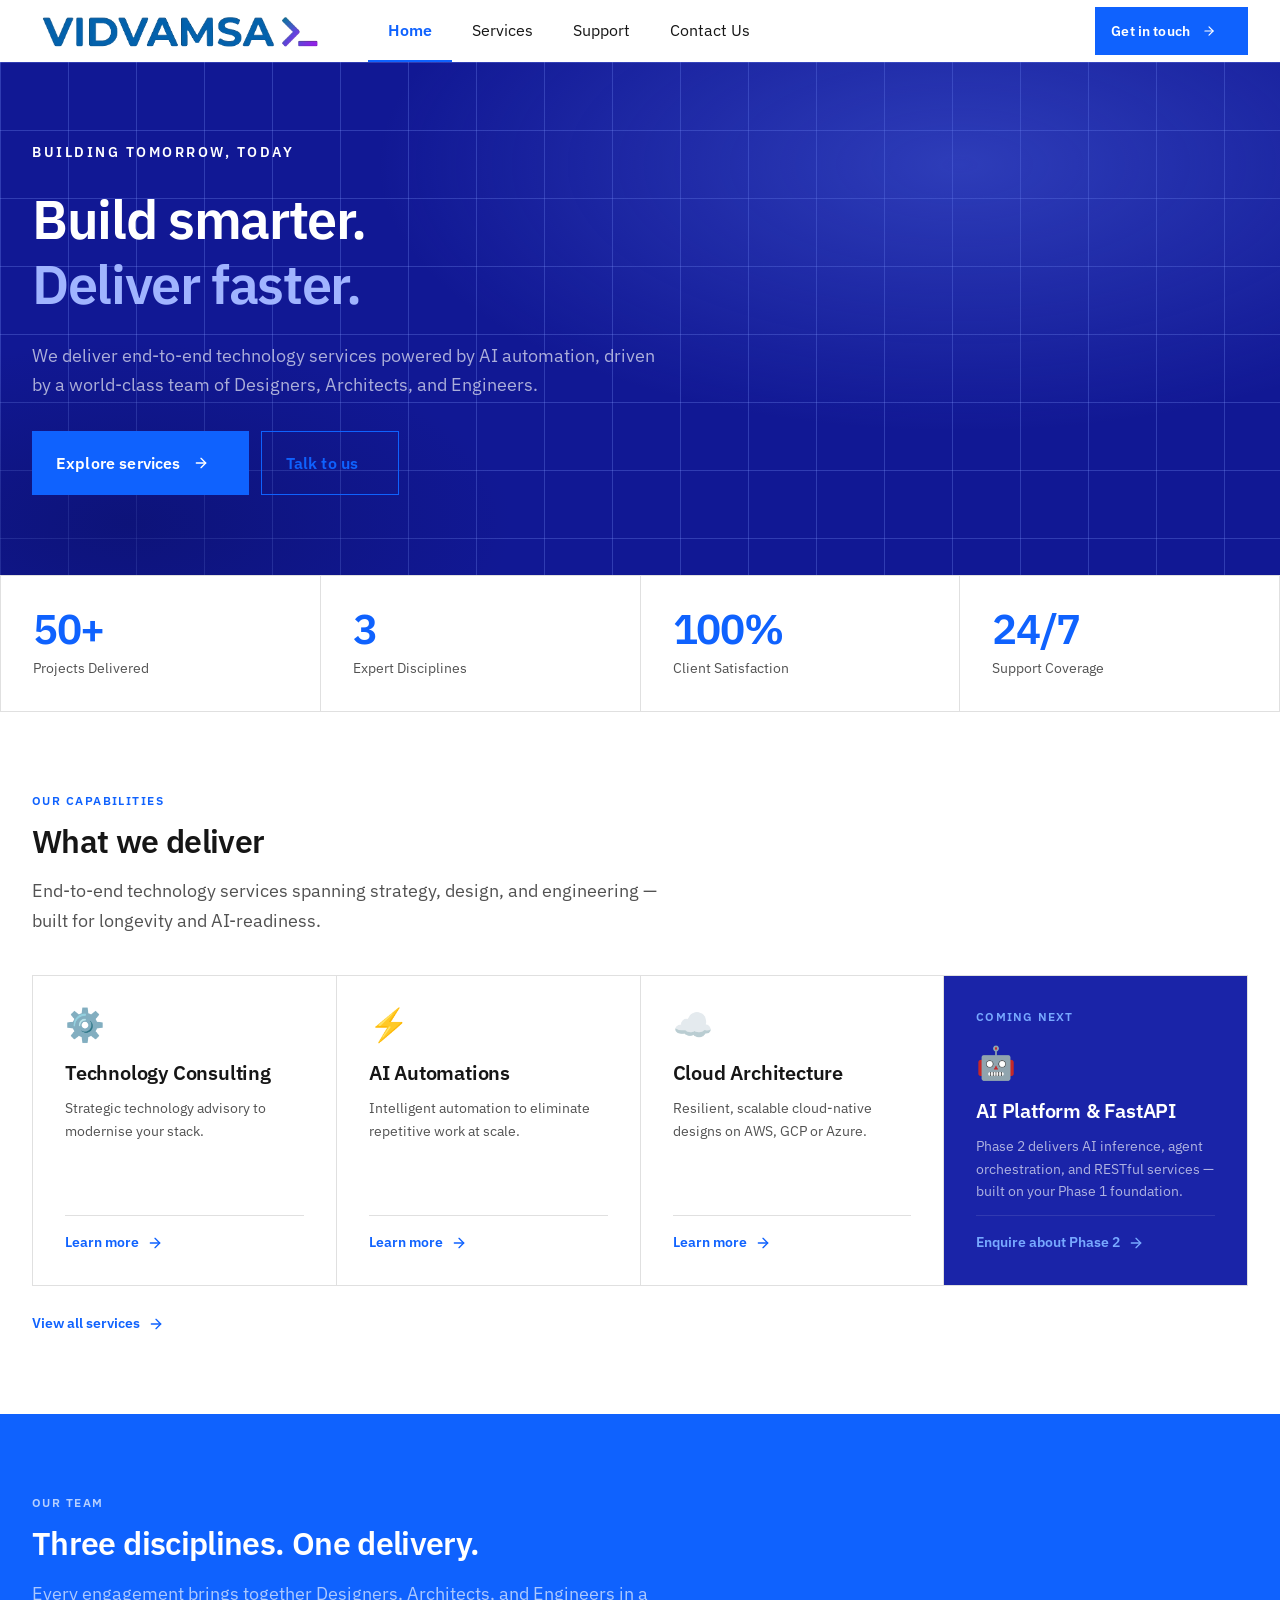
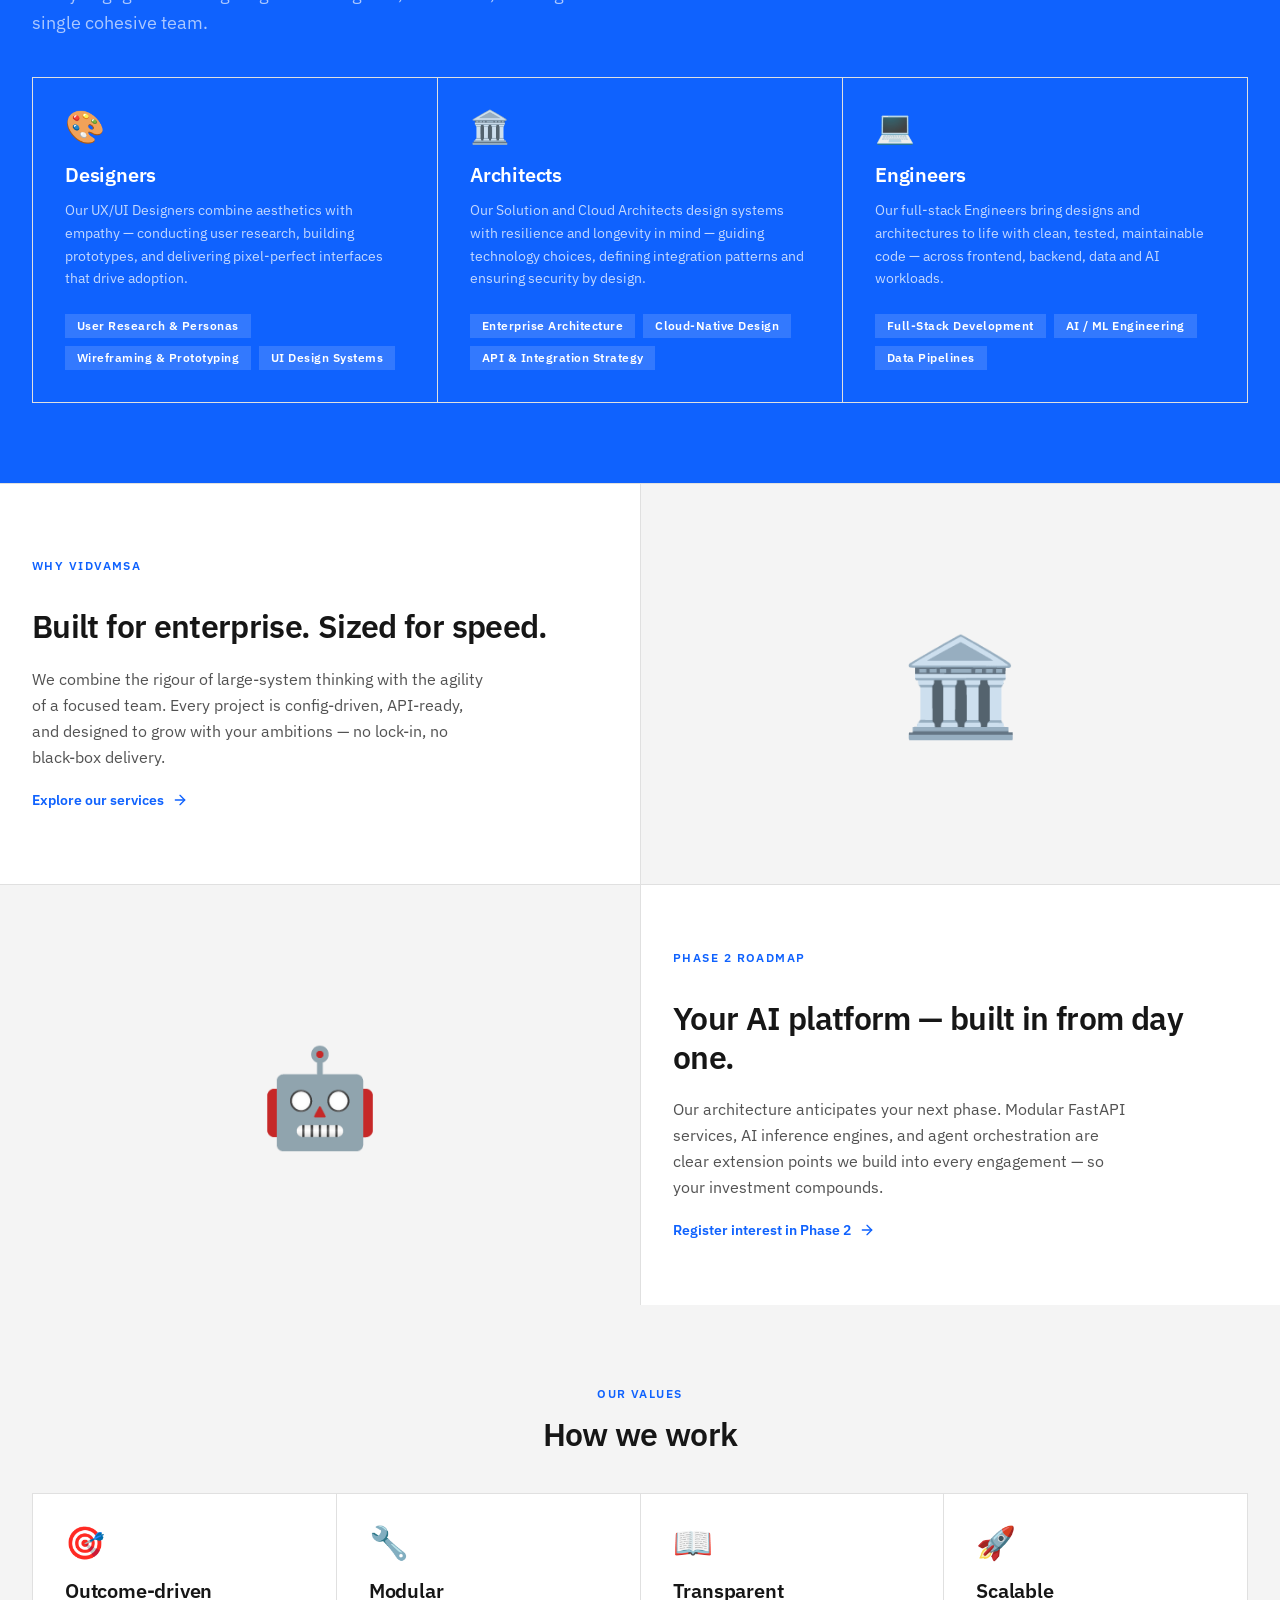
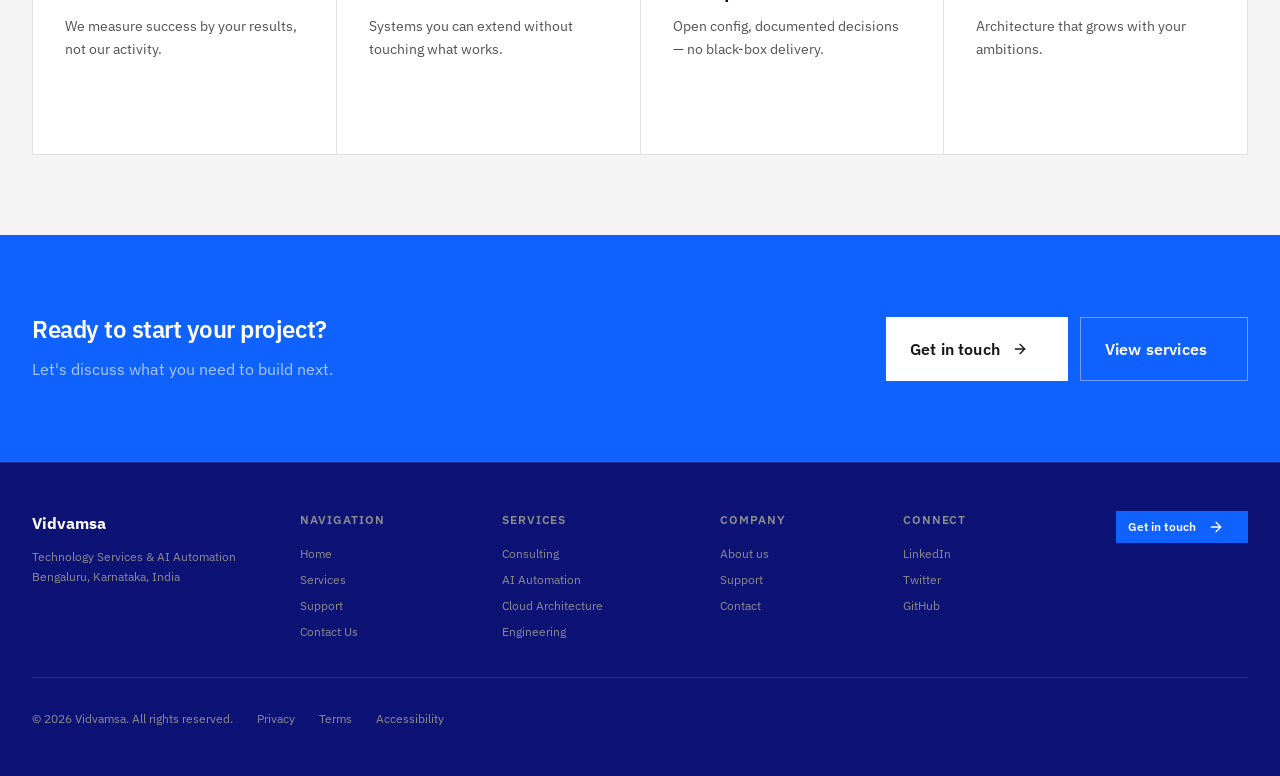
<file: src/index.html>
<!DOCTYPE html>
<html lang="en" dir="ltr">
<head>
  <meta charset="UTF-8" />
  <meta name="viewport" content="width=device-width, initial-scale=1.0" />

  <!-- Primary Meta -->
  <title>Vidvamsa | Technology Services &amp; AI Automation</title>
  <meta name="description" content="Vidvamsa delivers technology consulting, AI automation and digital transformation solutions with expert Designers, Architects and Engineers." />
  <meta name="keywords"    content="Technology Services, AI Automation, Digital Transformation, Software Engineering, Cloud Architecture" />
  <meta name="author"      content="Vidvamsa" />
  <meta name="robots"      content="index, follow" />

  <!-- Open Graph -->
  <meta property="og:type"        content="website" />
  <meta property="og:url"         content="https://vidvamsa.tech/" />
  <meta property="og:title"       content="Vidvamsa | Technology Services &amp; AI Automation" />
  <meta property="og:description" content="End-to-end technology services powered by AI. Expert Designers, Architects and Engineers." />

  <!-- Favicon — IBM Blue square with V -->
  <link rel="icon" type="image/svg+xml" href="data:image/svg+xml,%3Csvg xmlns='http://www.w3.org/2000/svg' viewBox='0 0 32 32'%3E%3Crect width='32' height='32' fill='%230F62FE'/%3E%3Ctext x='50%25' y='54%25' dominant-baseline='middle' text-anchor='middle' fill='%23FFFFFF' font-size='18' font-family='IBM Plex Sans,system-ui' font-weight='700'%3EV%3C/text%3E%3C/svg%3E" />

  <!-- Preconnect for IBM Plex fonts -->
  <link rel="preconnect" href="https://fonts.googleapis.com" />
  <link rel="preconnect" href="https://fonts.gstatic.com" crossorigin />

  <!-- Main stylesheet (imports fonts, tokens, layout, components) -->
  <link rel="stylesheet" href="css/main.css" />
</head>
<body>

  <!-- Skip to main content (accessibility) -->
  <a class="skip-link" href="#main-content">Skip to main content</a>

  <!-- ═══════════════════════════════════════════
       TOP NAVIGATION BAR — IBM.com style
       Rendered by src/js/navigation.js
       ═══════════════════════════════════════════ -->
  <header id="topbar" class="topbar" role="banner">
    <!-- Injected by navigation.js -->
  </header>

  <!-- Mobile navigation drawer (injected by navigation.js) -->
  <nav id="mobile-nav" class="topbar__mobile-nav" aria-label="Mobile navigation" hidden></nav>

  <!-- ═══════════════════════════════════════════
       MAIN CONTENT — full-width below topbar
       ═══════════════════════════════════════════ -->
  <main id="main-content" class="main-content" tabindex="-1">

    <!-- Home -->
    <div
      id="section-home"
      class="page-section"
      data-section="home"
      role="region"
      aria-label="Home"
    ></div>

    <!-- Services -->
    <div
      id="section-services"
      class="page-section"
      data-section="services"
      role="region"
      aria-label="Services"
    ></div>

    <!-- Support -->
    <div
      id="section-support"
      class="page-section"
      data-section="support"
      role="region"
      aria-label="Support"
    ></div>

    <!-- Contact -->
    <div
      id="section-contact"
      class="page-section"
      data-section="contact"
      role="region"
      aria-label="Contact Us"
    ></div>

  </main>

  <!-- ═══════════════════════════════════════════
       JAVASCRIPT — ES Modules entry point
       ═══════════════════════════════════════════ -->
  <script type="module" src="js/main.js"></script>

</body>
</html>
</file>
<file: src/css/main.css>
/* ────────────────────────────────────────────
   Vidvamsa — Main CSS Entry Point
   IBM Carbon Design System aesthetic
   src/css/main.css
   ──────────────────────────────────────────── */

/* 1. Design Tokens */
@import url('./variables.css');

/* 2. IBM Plex Sans + IBM Plex Mono */
@import url('https://fonts.googleapis.com/css2?family=IBM+Plex+Mono:wght@400;500&family=IBM+Plex+Sans:ital,wght@0,300;0,400;0,600;0,700;1,300;1,400&display=swap');

/* 3. Base Reset */
@import url('./base.css');

/* 4. Animations */
@import url('./animations.css');

/* 5. Layout */
@import url('./layout.css');

/* 6. Components */
@import url('./components.css');
</file>
